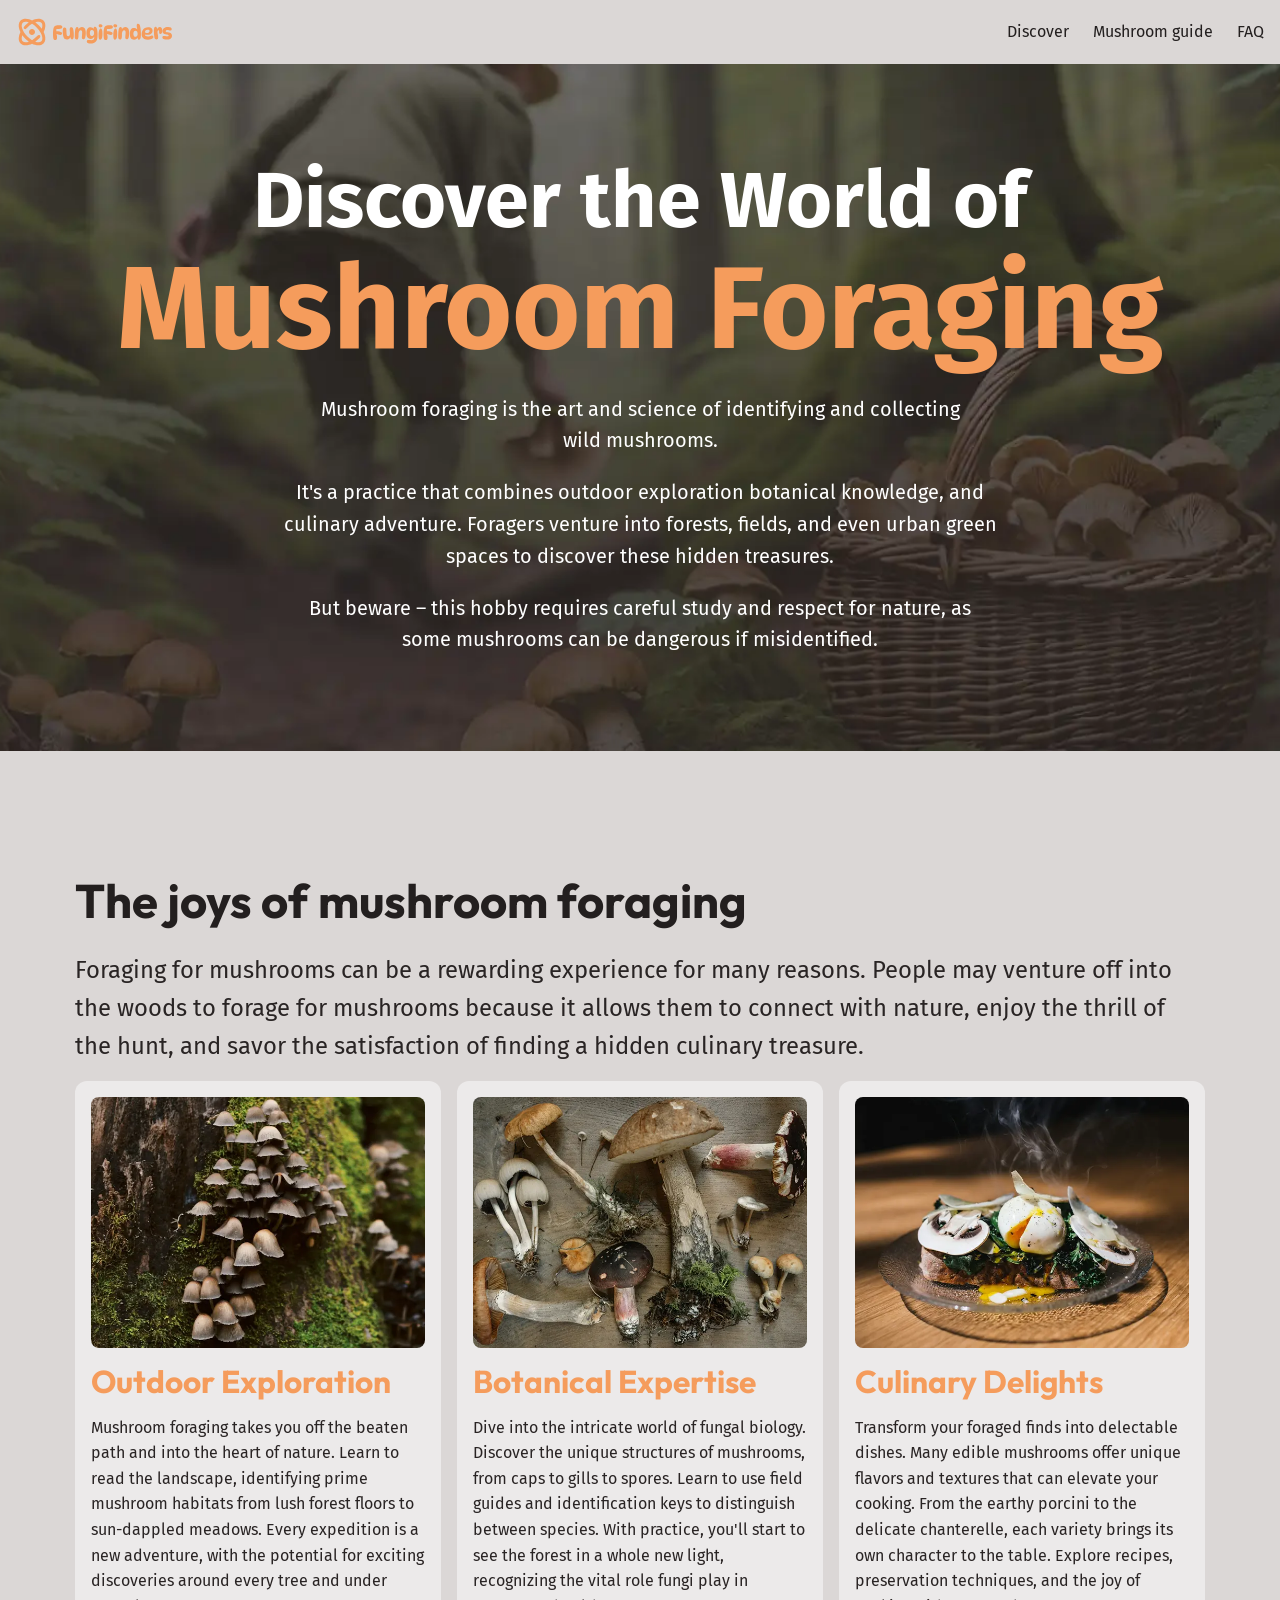
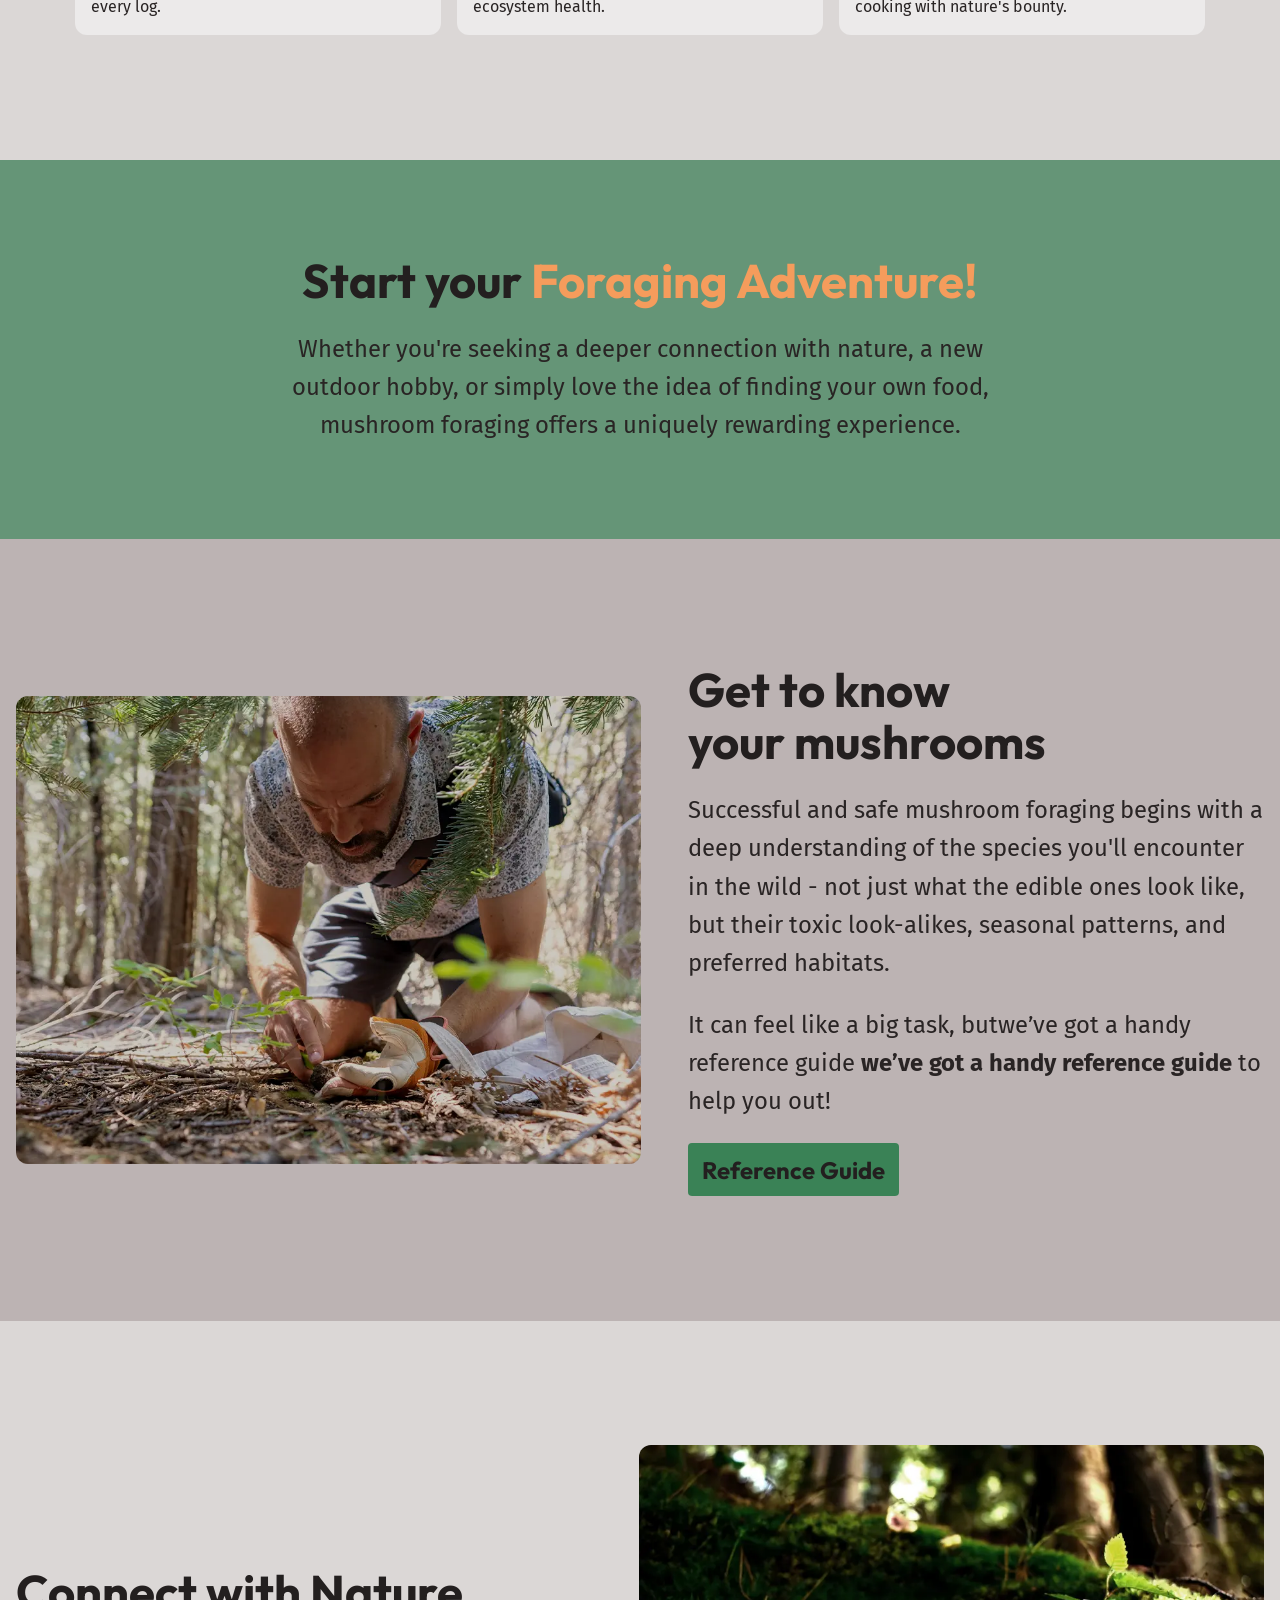
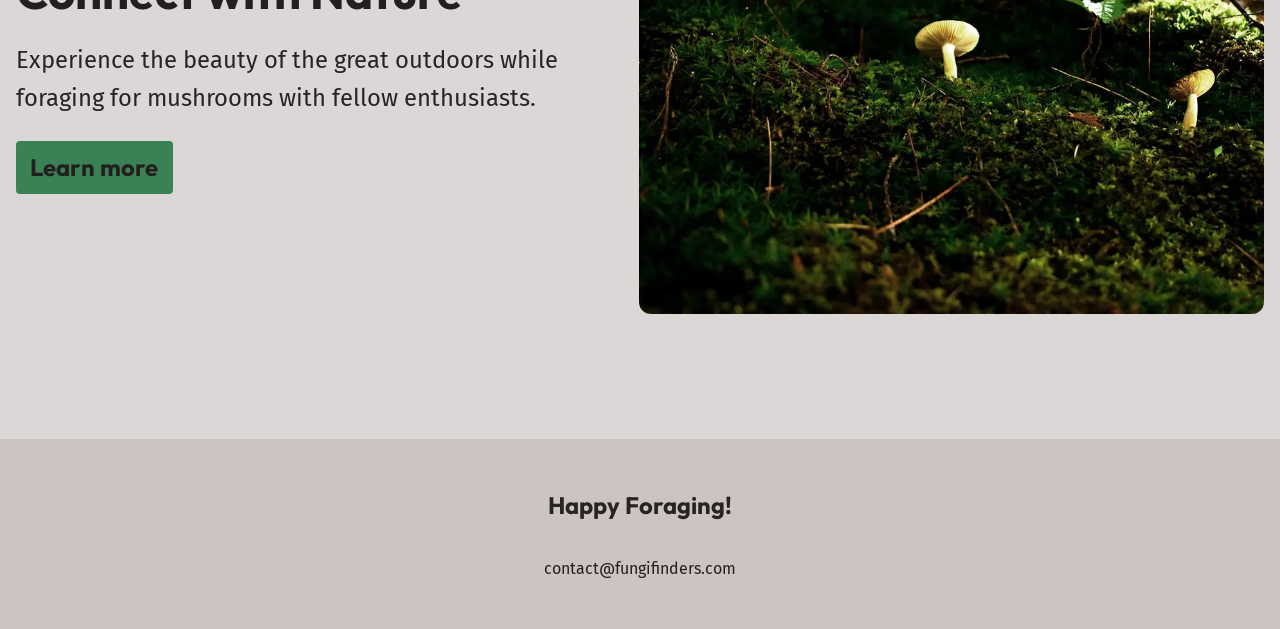
<file: index.html>
<!doctype html>
<html lang="en">
  <head>
    <meta charset="UTF-8" />
    <meta name="viewport" content="width=device-width, initial-scale=1.0" />
    <link rel="stylesheet" href="css/main.css" />
    <link
      rel="preload"
      as="image"
      href="images/hero.webp"
      fetchpriority="high"
    />

    <script src="js/script.js" defer></script>
    <title>Fungi Finders</title>
  </head>
  <body>
    <a href="#main-content" class="skip-link">Skip to content</a>

    <header class="page-header [ l-region ]" data-region-space="tight">
      <div
        class="[ l-wrapper l-cluster ]"
        data-wrapper-size="wide"
        data-cluster-type="repel"
      >
        <a href="/" class="page-header__link" aria-label="Home Page">
          <img
            src="images/fungi-finders.svg"
            alt="Fungi finders logo"
            class="page-header__logo"
          />
        </a>

        <button
          aria-label="Menu"
          aria-expanded="false"
          aria-controls="primaryNav"
        >
          <img src="images/hamburger.svg" alt="" />
        </button>

        <nav
          class="primary-nav"
          id="primaryNav"
          aria-label="Primary navigation"
        >
          <ul class="primary-nav__list" role="list">
            <li class="primary-nav__item" style="--animation-order: 1">
              <a href="/" class="primary-nav__link">Discover</a>
            </li>
            <li class="primary-nav__item" style="--animation-order: 2">
              <a href="mushroom-guide.html" class="primary-nav__link"
                >Mushroom guide</a
              >
            </li>
            <li class="primary-nav__item" style="--animation-order: 3">
              <a
                href="mushroom-guide.html#section-faq"
                class="primary-nav__link"
                >FAQ</a
              >
            </li>
          </ul>
        </nav>
      </div>
    </header>

    <main id="main-content">
      <section class="hero [ l-region ]">
        <div class="[ l-wrapper l-flow ]" data-flow-recursive>
          <h1 class="hero__title">
            Discover the World of
            <span>Mushroom Foraging</span>
          </h1>

          <div class="hero__descriptions [ l-center ]">
            <p>
              Mushroom foraging is the art and science of identifying and
              collecting wild mushrooms.
            </p>
            <p>
              It's a practice that combines outdoor exploration botanical
              knowledge, and culinary adventure. Foragers venture into forests,
              fields, and even urban green spaces to discover these hidden
              treasures.
            </p>
            <p>
              But beware – this hobby requires careful study and respect for
              nature, as some mushrooms can be dangerous if misidentified.
            </p>
          </div>
        </div>
      </section>

      <section class="[ l-region ]" data-region-space="spacious">
        <div class="[ l-wrapper l-flow ]">
          <h2 class="[ u-font-size-heading-m ]">
            The joys of mushroom foraging
          </h2>
          <p class="[ u-font-size-l ]">
            Foraging for mushrooms can be a rewarding experience for many
            reasons. People may venture off into the woods to forage for
            mushrooms because it allows them to connect with nature, enjoy the
            thrill of the hunt, and savor the satisfaction of finding a hidden
            culinary treasure.
          </p>

          <ul
            class="[ l-switcher ]"
            data-switcher-equal-widths
            data-switcher-limit="3"
            role="list"
            style="--switcher-threshold: 45rem; --switcher-gap: var(--space-s)"
          >
            <li class="card">
              <div class="[ l-frame ]" data-frame-ratio="landscape">
                <img
                  src="images/outdoor-exploration.webp"
                  alt=""
                  class="card__image"
                />
              </div>
              <h3 class="card__title">Outdoor Exploration</h3>
              <p>
                Mushroom foraging takes you off the beaten path and into the
                heart of nature. Learn to read the landscape, identifying prime
                mushroom habitats from lush forest floors to sun-dappled
                meadows. Every expedition is a new adventure, with the potential
                for exciting discoveries around every tree and under every log.
              </p>
            </li>
            <li class="card">
              <div class="[ l-frame ]" data-frame-ratio="landscape">
                <img
                  src="images/botanical-expertise.webp"
                  alt=""
                  class="card__image"
                />
              </div>
              <h3 class="card__title">Botanical Expertise</h3>
              <p>
                Dive into the intricate world of fungal biology. Discover the
                unique structures of mushrooms, from caps to gills to spores.
                Learn to use field guides and identification keys to distinguish
                between species. With practice, you'll start to see the forest
                in a whole new light, recognizing the vital role fungi play in
                ecosystem health.
              </p>
            </li>
            <li class="card">
              <div class="[ l-frame ]" data-frame-ratio="landscape">
                <img
                  src="images/culinary-delight.webp"
                  alt=""
                  class="card__image"
                />
              </div>
              <h3 class="card__title">Culinary Delights</h3>
              <p>
                Transform your foraged finds into delectable dishes. Many edible
                mushrooms offer unique flavors and textures that can elevate
                your cooking. From the earthy porcini to the delicate
                chanterelle, each variety brings its own character to the table.
                Explore recipes, preservation techniques, and the joy of cooking
                with nature's bounty.
              </p>
            </li>
          </ul>
        </div>
      </section>

      <section class="[ l-region ] [ u-bg-accent-strong u-text-center ]">
        <div class="[ l-wrapper l-flow ]" data-wrapper-size="narrow">
          <h2 class="[ u-font-size-heading-m ]">
            Start your <span class="u-text-brand">Foraging Adventure!</span>
          </h2>
          <p class="[ u-font-size-l ]">
            Whether you're seeking a deeper connection with nature, a new
            outdoor hobby, or simply love the idea of finding your own food,
            mushroom foraging offers a uniquely rewarding experience.
          </p>
        </div>
      </section>

      <section
        class="[ l-region ] [ u-bg-lowest ]"
        data-region-space="spacious"
      >
        <div
          class="[ l-wrapper l-sidebar ]"
          data-wrapper-size="wide"
          data-sidebar-type="image-text"
          data-sidebar-align="center"
        >
          <div class="[ l-frame ]" data-frame-ratio="landscape">
            <img src="images/get-to-know.webp" alt="" />
          </div>

          <div class="[ l-flow ] [ u-font-size-l ]">
            <h2 class="[ u-font-size-heading-m ]">
              Get to know your mushrooms
            </h2>
            <p>
              Successful and safe mushroom foraging begins with a deep
              understanding of the species you'll encounter in the wild - not
              just what the edible ones look like, but their toxic look-alikes,
              seasonal patterns, and preferred habitats.
            </p>
            <p>
              It can feel like a big task, butwe’ve got a handy reference guide
              <strong>we’ve got a handy reference guide</strong>
              to help you out!
            </p>
            <a href="#" class="btn">Reference Guide</a>
          </div>
        </div>
      </section>

      <section class="[ l-region ]" data-region-space="spacious">
        <div
          class="[ l-wrapper l-sidebar ]"
          data-wrapper-size="wide"
          data-sidebar-fixed-side="second"
          data-sidebar-type="image-text"
          data-sidebar-align="center"
        >
          <div class="[ l-flow ] [ u-font-size-l ]">
            <h2 class="[ u-font-size-heading-m ]">Connect with Nature</h2>
            <p>
              Experience the beauty of the great outdoors while foraging for
              mushrooms with fellow enthusiasts.
            </p>
            <a href="#" class="btn"
              >Learn more
              <span class="u-visually-hidden">
                about mushrooms with our helpful reference guide
              </span>
            </a>
          </div>
          <div class="[ l-frame ]" data-frame-ratio="landscape">
            <img src="images/nature.webp" alt="" />
          </div>
        </div>
      </section>
    </main>

    <footer class="page-footer [ l-region ]" data-region-space="compact">
      <div
        class="[ l-wrapper l-flow ]"
        data-flow-space="xl"
        data-flow-consistent
      >
        <p class="page-footer__header">Happy Foraging!</p>
        <a href="mailto:contact@fungifinders.com" class="page-footer__link"
          >contact@fungifinders.com</a
        >
      </div>
    </footer>
  </body>
</html>
</file>
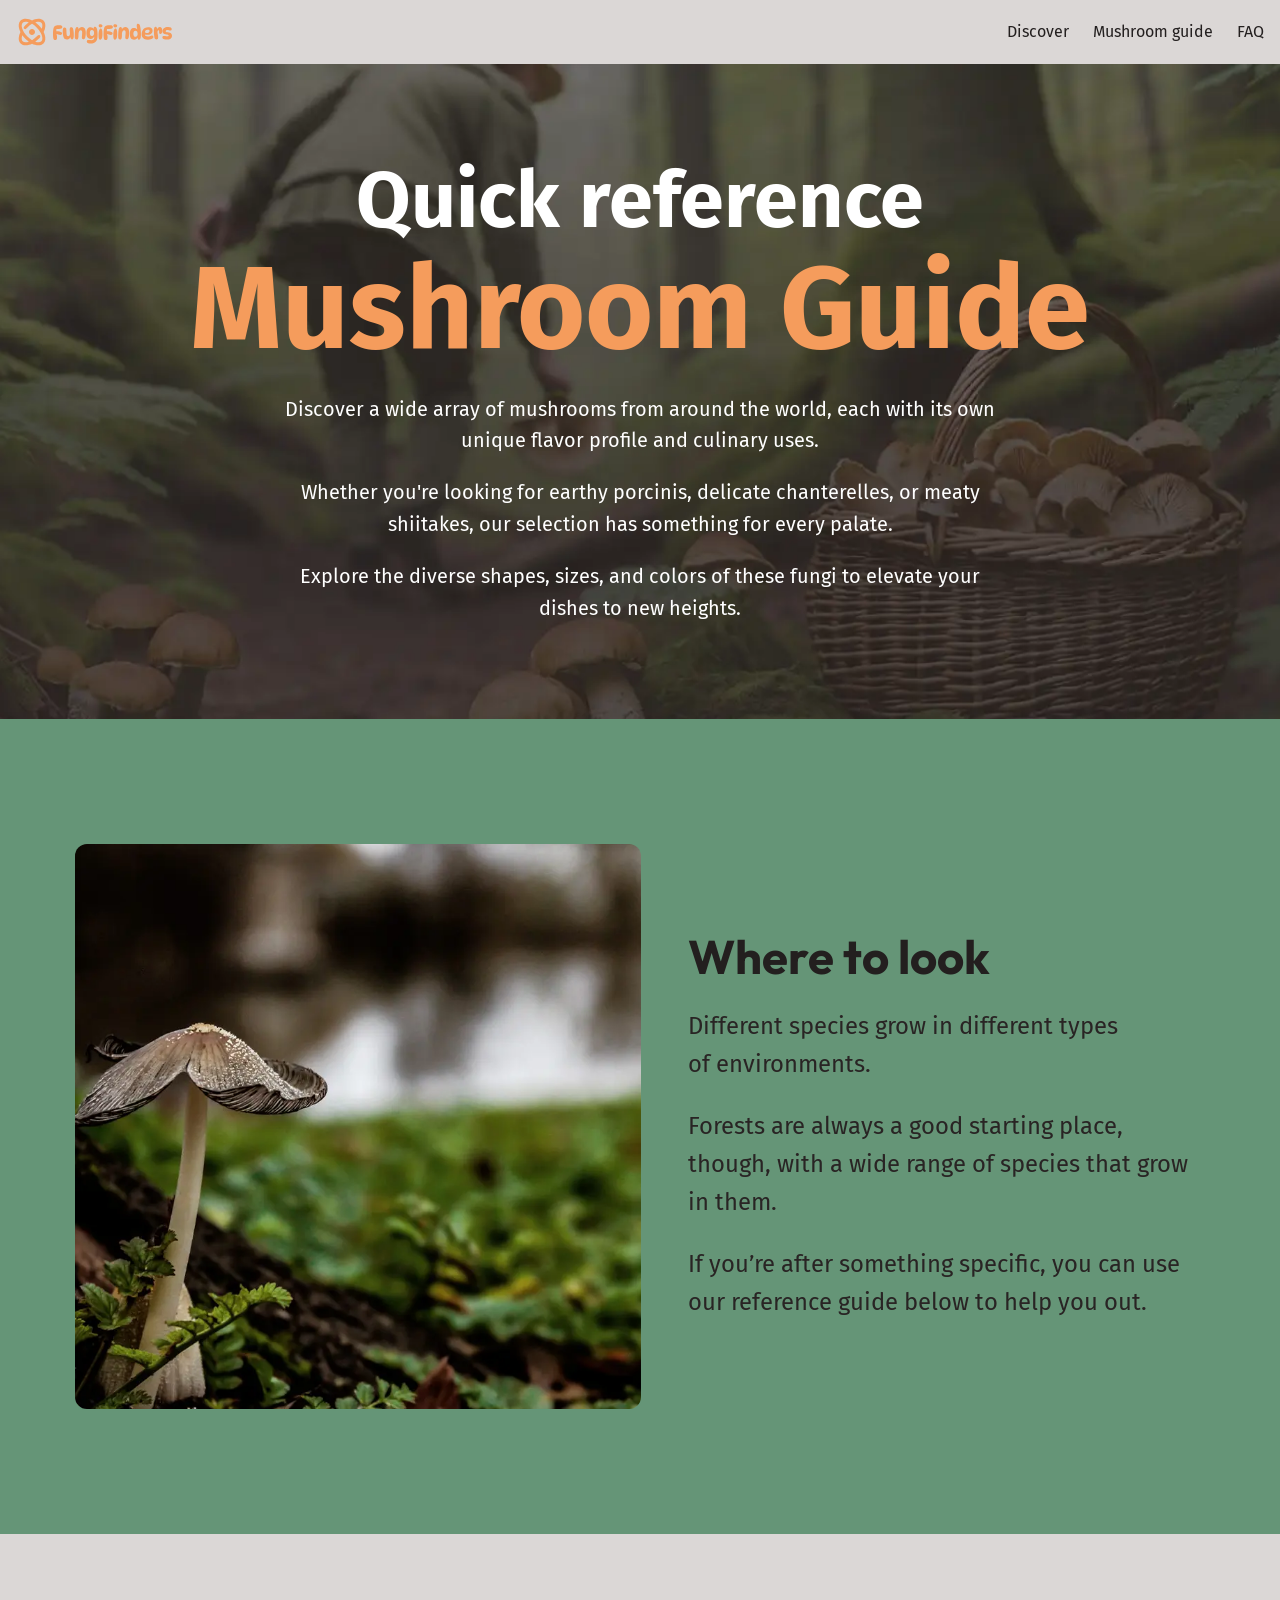
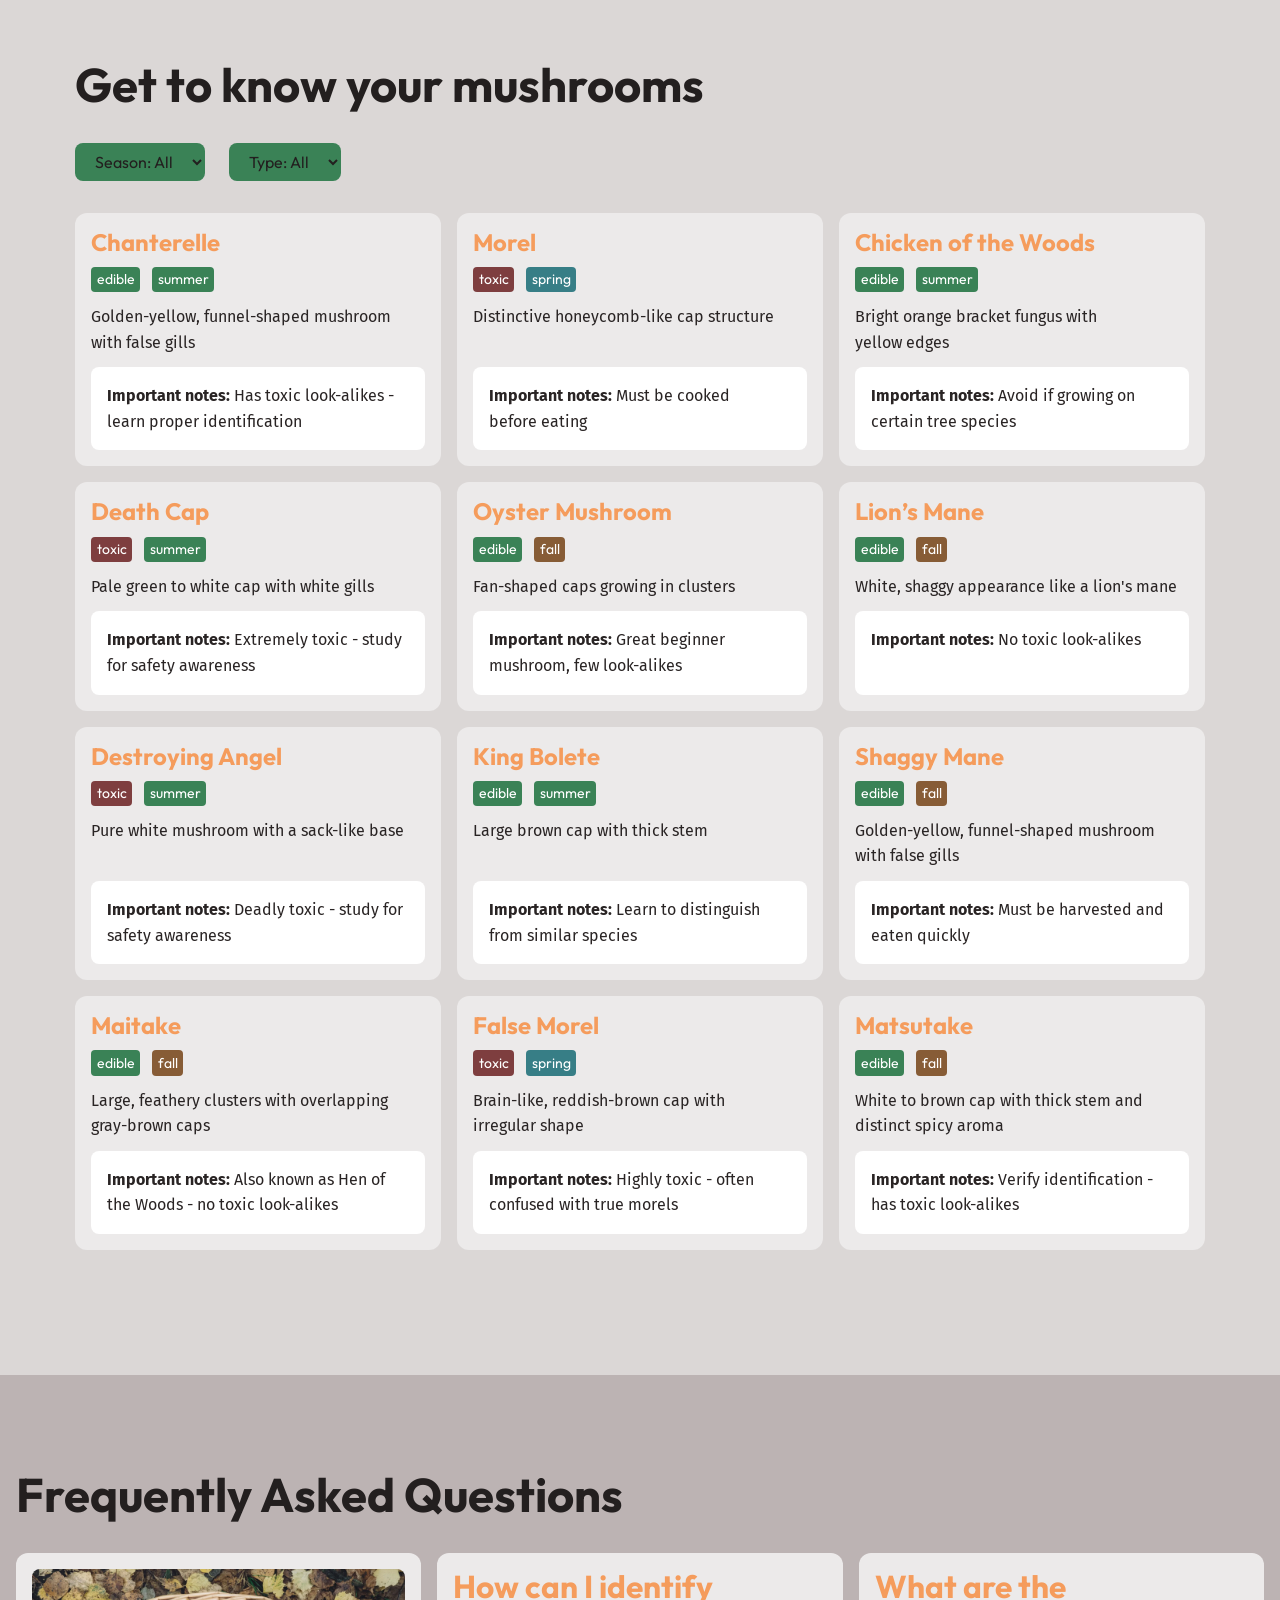
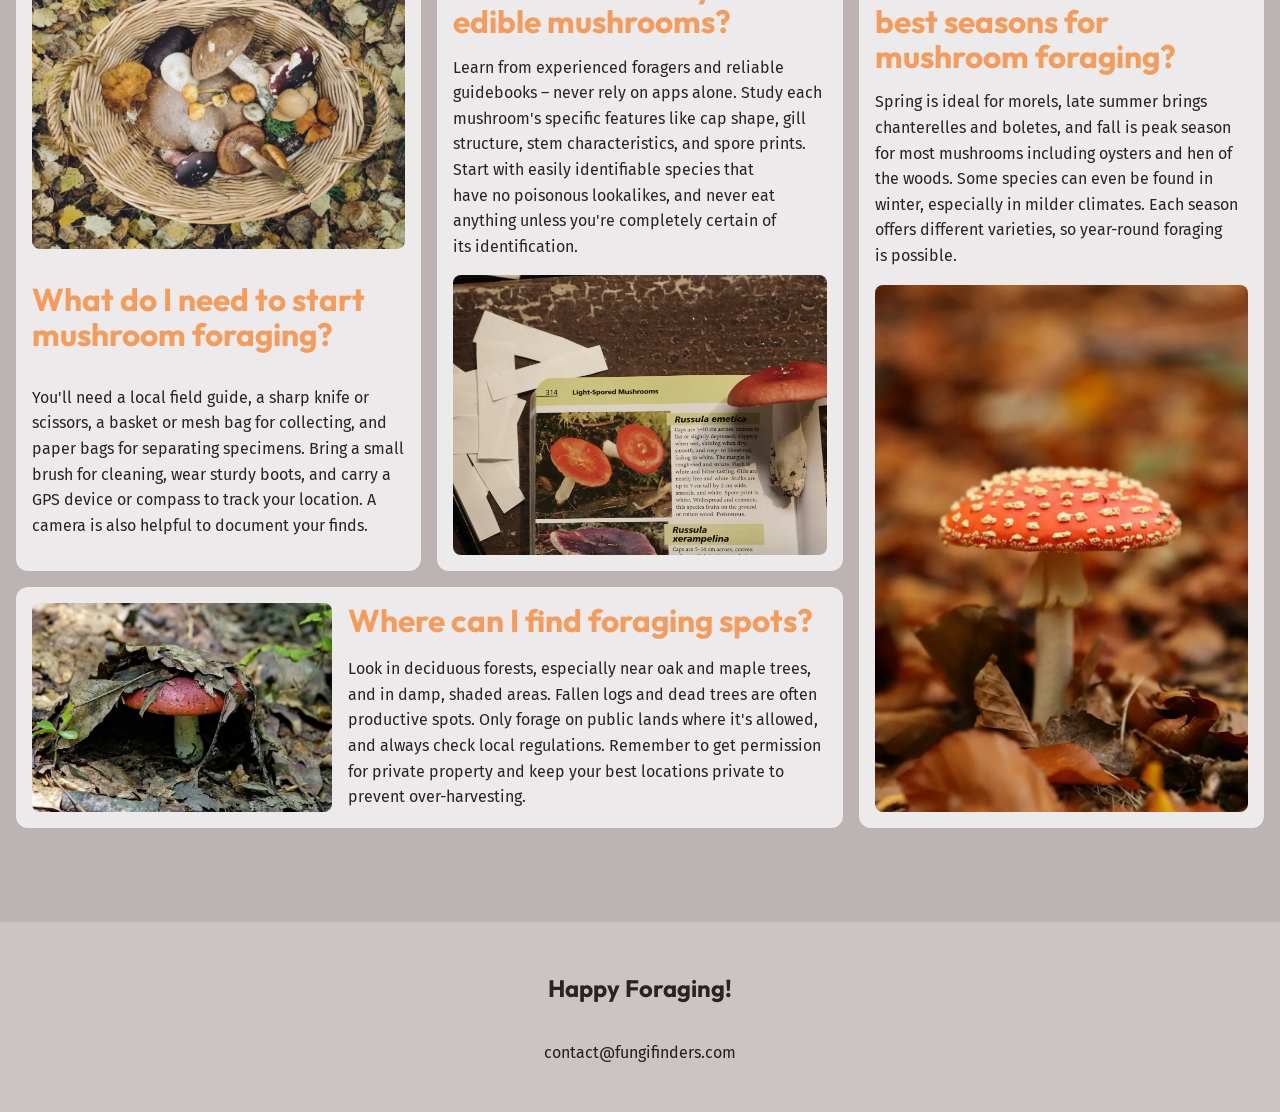
<file: mushroom-guide.html>
<!doctype html>
<html lang="en" class="no-js">
  <head>
    <meta charset="UTF-8" />
    <meta name="viewport" content="width=device-width, initial-scale=1.0" />
    <link rel="stylesheet" href="css/main.css" />
    <link
      rel="preload"
      as="image"
      href="images/hero.webp"
      fetchpriority="high"
    />

    <script src="js/script.js" defer></script>
    <script src="js/mushroom-filter.js" defer></script>
    <title>Fungi Finders</title>
  </head>
  <body>
    <a href="#main-content" class="skip-link">Skip to content</a>

    <header class="page-header [ l-region ]" data-region-space="tight">
      <div
        class="[ l-wrapper l-cluster ]"
        data-wrapper-size="wide"
        data-cluster-type="repel"
      >
        <a href="/" class="page-header__link" aria-label="Home Page">
          <img
            src="images/fungi-finders.svg"
            alt="Fungi finders logo"
            class="page-header__logo"
          />
        </a>

        <button
          aria-label="Menu"
          aria-expanded="false"
          aria-controls="primaryNav"
        >
          <img src="images/hamburger.svg" alt="" />
        </button>

        <nav
          class="primary-nav"
          id="primaryNav"
          aria-label="Primary navigation"
        >
          <ul class="primary-nav__list" role="list">
            <li class="primary-nav__item" style="--animation-order: 1">
              <a href="/" class="primary-nav__link">Discover</a>
            </li>
            <li class="primary-nav__item" style="--animation-order: 2">
              <a href="mushroom-guide.html" class="primary-nav__link"
                >Mushroom guide</a
              >
            </li>
            <li class="primary-nav__item" style="--animation-order: 3">
              <a
                href="mushroom-guide.html#section-faq"
                class="primary-nav__link"
                >FAQ</a
              >
            </li>
          </ul>
        </nav>
      </div>
    </header>

    <main id="main-content">
      <section class="hero [ l-region ]">
        <div class="[ l-wrapper l-flow ]" data-flow-recursive>
          <h1 class="hero__title">
            Quick reference
            <span>Mushroom Guide </span>
          </h1>

          <div class="hero__descriptions [ l-center ]">
            <p>
              Discover a wide array of mushrooms from around the world, each
              with its own unique flavor profile and culinary uses.
            </p>
            <p>
              Whether you're looking for earthy porcinis, delicate chanterelles,
              or meaty shiitakes, our selection has something for every palate.
            </p>
            <p>
              Explore the diverse shapes, sizes, and colors of these fungi to
              elevate your dishes to new heights.
            </p>
          </div>
        </div>
      </section>

      <section
        class="[ l-region ] [ u-font-size-l u-bg-accent-strong ]"
        data-region-space="spacious"
      >
        <div
          class="[ l-wrapper l-sidebar ]"
          data-sidebar-type="image-text"
          data-sidebar-align="center"
        >
          <div class="[ l-frame ]" data-frame-ratio="square">
            <img src="images/where-to-look.webp" alt="" />
          </div>

          <div class="[ l-flow ]">
            <h2 class="[ u-font-size-heading-m ]">Where to look</h2>
            <p>Different species grow in different types of environments.</p>
            <p>
              Forests are always a good starting place, though, with a wide
              range of species that grow in them.
            </p>
            <p>
              If you’re after something specific, you can use our reference
              guide below to help you out.
            </p>
          </div>
        </div>
      </section>

      <section class="section-guide [ l-region ]" data-region-space="spacious">
        <div
          class="[ l-wrapper l-flow ]"
          data-flow-space="xl"
          data-flow-consistent
        >
          <h2 class="[ u-font-size-heading-m ]">Get to know your mushrooms</h2>
          <div class="[ l-cluster ]">
            <label for="seasons" class="[ u-visually-hidden ]"
              >Filter mushrooms by season:</label
            >
            <select name="seasons" id="seasons" class="dropdown-btn">
              <option selected value="all">Season: All</option>
              <option value="spring">Spring</option>
              <option value="summer">Summer</option>
              <option value="fall">Fall</option>
            </select>

            <label for="mushroom-types" class="[ u-visually-hidden ]"
              >Filter mushrooms by type:</label
            >
            <select
              name="mushroom-types"
              id="mushroom-types"
              class="dropdown-btn"
            >
              <option selected value="all">Type: All</option>
              <option value="edible">Edible</option>
              <option value="toxic">Toxic</option>
            </select>
          </div>
          <p class="section-guide__placeholder" hidden>
            No cards match these filters
          </p>

          <ul class="[ l-auto-grid ]" role="list">
            <li class="card">
              <h3 class="card__title">Chanterelle</h3>
              <ul
                class="tags [ l-cluster ]"
                role="list"
                aria-label="Mushroom characteristics"
              >
                <li class="tag" data-type="edible">
                  <span class="u-visually-hidden">This mushroom is</span> edible
                </li>
                <li class="tag" data-season="summer">
                  <span class="u-visually-hidden">
                    You can harvest this mushroom in the </span
                  >summer
                </li>
              </ul>
              <p>Golden-yellow, funnel-shaped mushroom with false gills</p>
              <div class="card__notes">
                <p>
                  <strong>Important notes:</strong> Has toxic look-alikes -
                  learn proper identification
                </p>
              </div>
            </li>
            <li class="card">
              <h3 class="card__title">Morel</h3>
              <ul
                class="tags [ l-cluster ]"
                role="list"
                aria-label="Mushroom characteristics"
              >
                <li class="tag" data-type="toxic">
                  <span class="u-visually-hidden">This mushroom is</span> toxic
                </li>
                <li class="tag" data-season="spring">
                  <span class="u-visually-hidden">
                    You can harvest this mushroom in the </span
                  >spring
                </li>
              </ul>
              <p>Distinctive honeycomb-like cap structure</p>
              <div class="card__notes">
                <p>
                  <strong>Important notes:</strong> Must be cooked before eating
                </p>
              </div>
            </li>
            <li class="card">
              <h3 class="card__title">Chicken of the Woods</h3>
              <ul
                class="tags [ l-cluster ]"
                role="list"
                aria-label="Mushroom characteristics"
              >
                <li class="tag" data-type="edible">
                  <span class="u-visually-hidden">This mushroom is</span> edible
                </li>
                <li class="tag" data-season="summer">
                  <span class="u-visually-hidden">
                    You can harvest this mushroom in the </span
                  >summer
                </li>
              </ul>
              <p>Bright orange bracket fungus with yellow edges</p>
              <div class="card__notes">
                <p>
                  <strong>Important notes:</strong> Avoid if growing on certain
                  tree species
                </p>
              </div>
            </li>
            <li class="card">
              <h3 class="card__title">Death Cap</h3>
              <ul
                class="tags [ l-cluster ]"
                role="list"
                aria-label="Mushroom characteristics"
              >
                <li class="tag" data-type="toxic">
                  <span class="u-visually-hidden">This mushroom is</span> toxic
                </li>
                <li class="tag" data-season="summer">
                  <span class="u-visually-hidden">
                    You can harvest this mushroom in the </span
                  >summer
                </li>
              </ul>
              <p>Pale green to white cap with white gills</p>
              <div class="card__notes">
                <p>
                  <strong>Important notes:</strong> Extremely toxic - study for
                  safety awareness
                </p>
              </div>
            </li>
            <li class="card">
              <h3 class="card__title">Oyster Mushroom</h3>
              <ul
                class="tags [ l-cluster ]"
                role="list"
                aria-label="Mushroom characteristics"
              >
                <li class="tag" data-type="edible">
                  <span class="u-visually-hidden">This mushroom is</span> edible
                </li>
                <li class="tag" data-season="fall">
                  <span class="u-visually-hidden">
                    You can harvest this mushroom in the </span
                  >fall
                </li>
              </ul>
              <p>Fan-shaped caps growing in clusters</p>
              <div class="card__notes">
                <p>
                  <strong>Important notes:</strong> Great beginner mushroom, few
                  look-alikes
                </p>
              </div>
            </li>
            <li class="card">
              <h3 class="card__title">Lion’s Mane</h3>
              <ul
                class="tags [ l-cluster ]"
                role="list"
                aria-label="Mushroom characteristics"
              >
                <li class="tag" data-type="edible">
                  <span class="u-visually-hidden">This mushroom is</span> edible
                </li>
                <li class="tag" data-season="fall">
                  <span class="u-visually-hidden">
                    You can harvest this mushroom in the </span
                  >fall
                </li>
              </ul>
              <p>White, shaggy appearance like a lion's mane</p>
              <div class="card__notes">
                <p><strong>Important notes:</strong> No toxic look-alikes</p>
              </div>
            </li>
            <li class="card">
              <h3 class="card__title">Destroying Angel</h3>
              <ul
                class="tags [ l-cluster ]"
                role="list"
                aria-label="Mushroom characteristics"
              >
                <li class="tag" data-type="toxic">
                  <span class="u-visually-hidden">This mushroom is</span> toxic
                </li>
                <li class="tag" data-season="summer">
                  <span class="u-visually-hidden">
                    You can harvest this mushroom in the </span
                  >summer
                </li>
              </ul>
              <p>Pure white mushroom with a sack-like base</p>
              <div class="card__notes">
                <p>
                  <strong>Important notes:</strong> Deadly toxic - study for
                  safety awareness
                </p>
              </div>
            </li>
            <li class="card">
              <h3 class="card__title">King Bolete</h3>
              <ul
                class="tags [ l-cluster ]"
                role="list"
                aria-label="Mushroom characteristics"
              >
                <li class="tag" data-type="edible">
                  <span class="u-visually-hidden">This mushroom is</span> edible
                </li>
                <li class="tag" data-season="summer">
                  <span class="u-visually-hidden">
                    You can harvest this mushroom in the </span
                  >summer
                </li>
              </ul>
              <p>Large brown cap with thick stem</p>
              <div class="card__notes">
                <p>
                  <strong>Important notes:</strong> Learn to distinguish from
                  similar species
                </p>
              </div>
            </li>
            <li class="card">
              <h3 class="card__title">Shaggy Mane</h3>
              <ul
                class="tags [ l-cluster ]"
                role="list"
                aria-label="Mushroom characteristics"
              >
                <li class="tag" data-type="edible">
                  <span class="u-visually-hidden">This mushroom is</span> edible
                </li>
                <li class="tag" data-season="fall">
                  <span class="u-visually-hidden">
                    You can harvest this mushroom in the </span
                  >fall
                </li>
              </ul>
              <p>Golden-yellow, funnel-shaped mushroom with false gills</p>
              <div class="card__notes">
                <p>
                  <strong>Important notes:</strong> Must be harvested and eaten
                  quickly
                </p>
              </div>
            </li>
            <li class="card">
              <h3 class="card__title">Maitake</h3>
              <ul
                class="tags [ l-cluster ]"
                role="list"
                aria-label="Mushroom characteristics"
              >
                <li class="tag" data-type="edible">
                  <span class="u-visually-hidden">This mushroom is</span> edible
                </li>
                <li class="tag" data-season="fall">
                  <span class="u-visually-hidden">
                    You can harvest this mushroom in the </span
                  >fall
                </li>
              </ul>
              <p>Large, feathery clusters with overlapping gray-brown caps</p>
              <div class="card__notes">
                <p>
                  <strong>Important notes:</strong> Also known as Hen of the
                  Woods - no toxic look-alikes
                </p>
              </div>
            </li>
            <li class="card">
              <h3 class="card__title">False Morel</h3>
              <ul
                class="tags [ l-cluster ]"
                role="list"
                aria-label="Mushroom characteristics"
              >
                <li class="tag" data-type="toxic">
                  <span class="u-visually-hidden">This mushroom is</span> toxic
                </li>
                <li class="tag" data-season="spring">
                  <span class="u-visually-hidden">
                    You can harvest this mushroom in the </span
                  >spring
                </li>
              </ul>
              <p>Brain-like, reddish-brown cap with irregular shape</p>
              <div class="card__notes">
                <p>
                  <strong>Important notes:</strong> Highly toxic - often
                  confused with true morels
                </p>
              </div>
            </li>
            <li class="card">
              <h3 class="card__title">Matsutake</h3>
              <ul
                class="tags [ l-cluster ]"
                role="list"
                aria-label="Mushroom characteristics"
              >
                <li class="tag" data-type="edible">
                  <span class="u-visually-hidden">This mushroom is</span> edible
                </li>
                <li class="tag" data-season="fall">
                  <span class="u-visually-hidden">
                    You can harvest this mushroom in the </span
                  >fall
                </li>
              </ul>
              <p>White to brown cap with thick stem and distinct spicy aroma</p>
              <div class="card__notes">
                <p>
                  <strong>Important notes:</strong> Verify identification - has
                  toxic look-alikes
                </p>
              </div>
            </li>
          </ul>
        </div>
      </section>

      <section class="section-faq [ l-region ]" id="section-faq">
        <div
          class="[ l-wrapper l-flow ]"
          data-wrapper-size="wide"
          data-flow-space="xl"
          data-flow-consistent
        >
          <h2 class="[ u-font-size-heading-m ]">Frequently Asked Questions</h2>
          <ul class="section-faq__grid" role="list">
            <li class="card" data-name="start-foraging">
              <div class="card__frame [ l-frame ]" data-frame-ratio="landscape">
                <img
                  src="images/start-foraging.webp"
                  alt=""
                  class="card__image"
                />
              </div>
              <h3 class="card__title">
                What do I need to start mushroom foraging?
              </h3>
              <p>
                You'll need a local field guide, a sharp knife or scissors, a
                basket or mesh bag for collecting, and paper bags for separating
                specimens. Bring a small brush for cleaning, wear sturdy boots,
                and carry a GPS device or compass to track your location. A
                camera is also helpful to document your finds.
              </p>
            </li>
            <li class="card" data-name="identify-mushrooms">
              <div class="card__frame [ l-frame ]" data-frame-ratio="landscape">
                <img
                  src="images/identify-mushrooms.webp"
                  alt=""
                  class="card__image"
                />
              </div>
              <h3 class="card__title">How can I identify edible mushrooms?</h3>
              <p>
                Learn from experienced foragers and reliable guidebooks – never
                rely on apps alone. Study each mushroom's specific features like
                cap shape, gill structure, stem characteristics, and spore
                prints. Start with easily identifiable species that have no
                poisonous lookalikes, and never eat anything unless you're
                completely certain of its identification.
              </p>
            </li>
            <li class="card" data-name="where-to-find">
              <div class="card__frame [ l-frame ]" data-frame-ratio="landscape">
                <img
                  src="images/where-to-find.webp"
                  alt=""
                  class="card__image"
                />
              </div>
              <h3 class="card__title">Where can I find foraging spots?</h3>
              <p>
                Look in deciduous forests, especially near oak and maple trees,
                and in damp, shaded areas. Fallen logs and dead trees are often
                productive spots. Only forage on public lands where it's
                allowed, and always check local regulations. Remember to get
                permission for private property and keep your best locations
                private to prevent over-harvesting.
              </p>
            </li>
            <li class="card" data-name="best-seasons">
              <div class="card__frame [ l-frame ]" data-frame-ratio="landscape">
                <img
                  src="images/best-seasons.webp"
                  alt=""
                  class="card__image"
                />
              </div>
              <h3 class="card__title">
                What are the best seasons for mushroom foraging?
              </h3>
              <p>
                Spring is ideal for morels, late summer brings chanterelles and
                boletes, and fall is peak season for most mushrooms including
                oysters and hen of the woods. Some species can even be found in
                winter, especially in milder climates. Each season offers
                different varieties, so year-round foraging is possible.
              </p>
            </li>
          </ul>
        </div>
      </section>
    </main>

    <footer class="page-footer [ l-region ]" data-region-space="compact">
      <div
        class="[ l-wrapper l-flow ]"
        data-flow-space="xl"
        data-flow-consistent
      >
        <p class="page-footer__header">Happy Foraging!</p>
        <a href="mailto:contact@fungifinders.com" class="page-footer__link"
          >contact@fungifinders.com</a
        >
      </div>
    </footer>
  </body>
</html>
</file>
<file: css/main.css>
@layer tokens, resets, base, layout, components, utilities;

@import url("fonts.css") layer(tokens);
@import url("utopia.css") layer(tokens);
@import url("variables.css") layer(tokens);
@import url("reset.css") layer(resets);
@import url("base.css") layer(base);
@import url("layout.css") layer(layout);
@import url("components/skip-link.css") layer(components);
@import url("components/page-header.css") layer(components);
@import url("components/hero.css") layer(components);
@import url("components/card.css") layer(components);
@import url("components/page-footer.css") layer(components);
@import url("components/btn.css") layer(components);
@import url("components/dropdown-btn.css") layer(components);
@import url("components/section-guide.css") layer(components);
@import url("components/section-faq.css") layer(components);
@import url("components/tag.css") layer(components);
@import url("utilities.css") layer(utilities);
</file>
